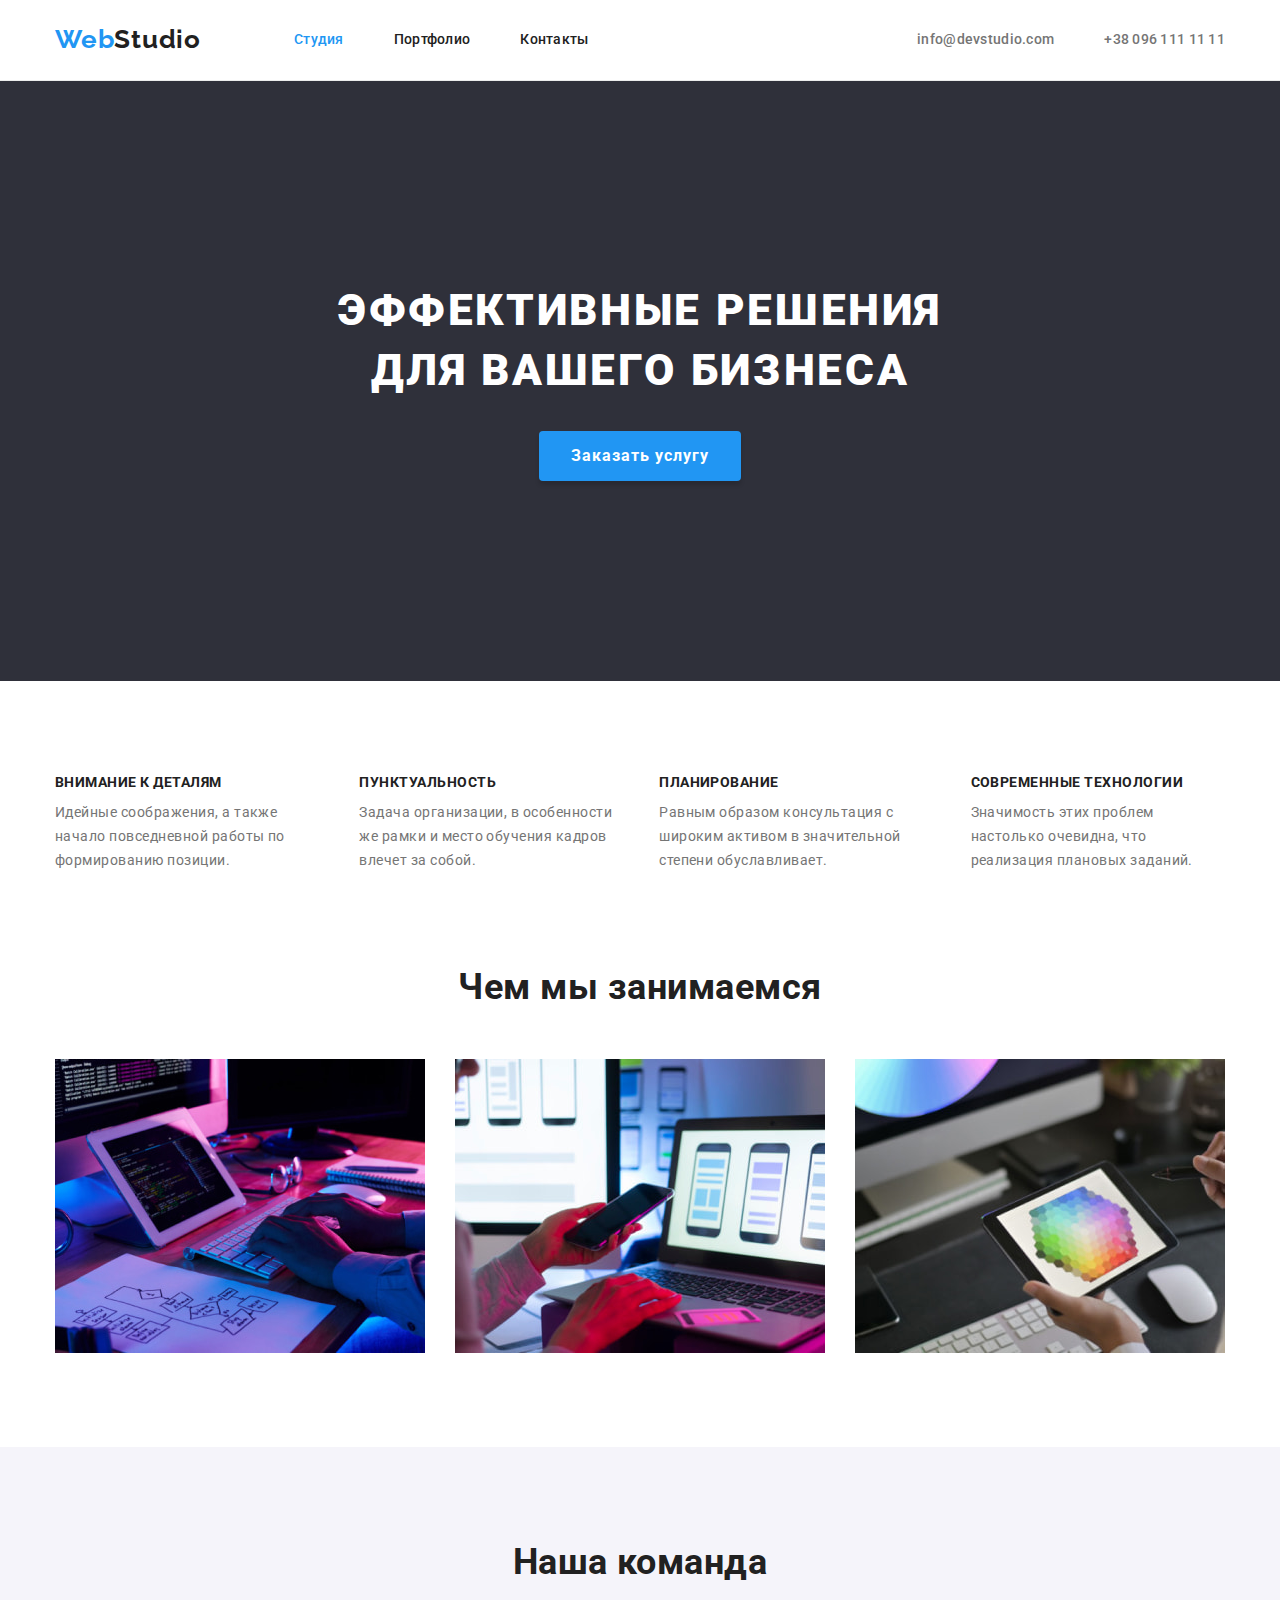
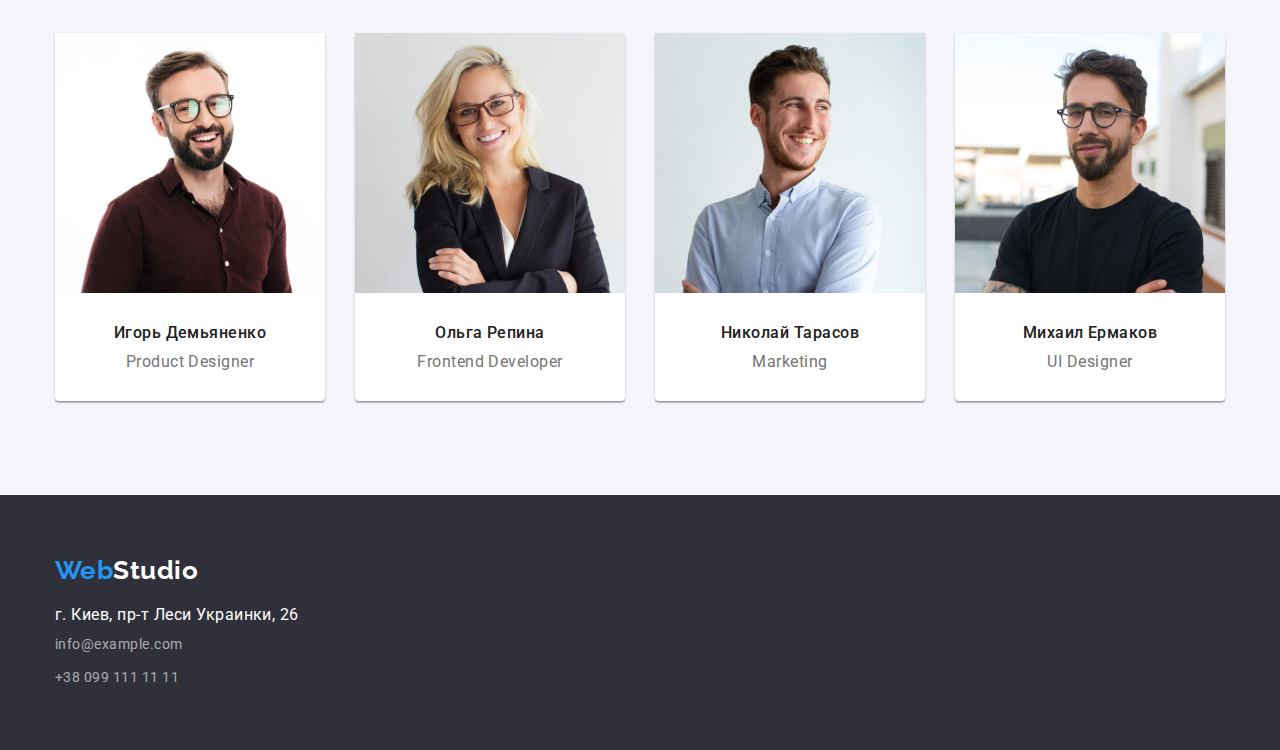
<file: index.html>
<!DOCTYPE html>
<html lang="ru">
  <head>
    <meta charset="UTF-8" />
    <meta http-equiv="X-UA-Compatible" content="IE=edge" />
    <meta name="viewport" content="width=device-width, initial-scale=1.0" />
    <title>Studio</title>
    <link rel="preconnect" href="https://fonts.googleapis.com" />
    <link rel="preconnect" href="https://fonts.gstatic.com" crossorigin />
    <link
      href="https://fonts.googleapis.com/css2?family=Raleway:wght@700&family=Roboto:wght@400;500;700;900&display=swap"
      rel="stylesheet"
    />
    <link
      rel="stylesheet"
      href="https://cdnjs.cloudflare.com/ajax/libs/modern-normalize/1.1.0/modern-normalize.min.css"
    />
    <link rel="stylesheet" href="./css/style.css" />
  </head>
  <body>
    <header class="header">
      <div class="container container-header">
        <nav class="site-nav-list">
          <a href="./" class="logo"><span>Web</span>Studio</a>
          <ul class="nav">
            <li class="item nav-item"><a href="./" class="nav-link current">Студия</a></li>
            <li class="item nav-item"><a href="./portfolio.html" class="nav-link">Портфолио</a></li>
            <li class="item nav-item"><a href="./" class="nav-link">Контакты</a></li>
          </ul>
        </nav>
        <ul class="auth-nav">
          <li class="item auth-nav-item">
            <a href="mailto:info@devstudio.com" class="auth-nav-link">info@devstudio.com</a>
          </li>
          <li class="item auth-nav-item">
            <a href="tel:+380961111111" class="auth-nav-link">+38 096 111 11 11</a>
          </li>
        </ul>
      </div>
    </header>
    <main>
      <!-- Hero section -->
      <section class="hero">
        <div class="container">
          <h1 class="hero-tittle">
            Эффективные решения <br />
            для вашего бизнеса
          </h1>
          <button type="button" class="hero-btn">Заказать услугу</button>
        </div>
      </section>

      <!-- Particular section -->
      <section class="section particular">
        <div class="container particular-container">
          <h2 class="section-tittle visually-hidden">Особенности</h2>
          <ul class="particular-list">
            <li class="item particular-item">
              <h3 class="particular-tittle">Внимание к деталям</h3>
              <p class="particular-text">
                Идейные соображения, а также начало повседневной работы по формированию позиции.
              </p>
            </li>
            <li class="item particular-item">
              <h3 class="particular-tittle">Пунктуальность</h3>
              <p class="particular-text">
                Задача организации, в особенности же рамки и место обучения кадров влечет за собой.
              </p>
            </li>
            <li class="item particular-item">
              <h3 class="particular-tittle">Планирование</h3>
              <p class="particular-text">
                Равным образом консультация с широким активом в значительной степени обуславливает.
              </p>
            </li>
            <li class="item particular-item">
              <h3 class="particular-tittle">Современные технологии</h3>
              <p class="particular-text">
                Значимость этих проблем настолько очевидна, что реализация плановых заданий.
              </p>
            </li>
          </ul>
        </div>
      </section>

      <!-- Works-section -->
      <section class="section work">
        <div class="container work-container">
          <h2 class="section-tittle">Чем мы занимаемся</h2>
          <ul class="works-list">
            <li class="item work-item">
              <img
                src="./images/box1.jpg"
                alt="Планшет с набранным кодом"
                width="370"
                class="works-img"
              />
            </li>
            <li class="item work-item">
              <img
                src="./images/box2.jpg"
                alt="Ноутбук с дизайном приложения"
                width="370"
                class="works-img"
              />
            </li>
            <li class="item work-item">
              <img
                src="./images/box3.jpg"
                alt="Планшет с палитрой цветов"
                width="370"
                class="works-img"
              />
            </li>
          </ul>
        </div>
      </section>

      <!-- Command section -->
      <section class="section command">
        <div class="container">
          <h2 class="section-tittle">Наша команда</h2>
          <ul class="command-list">
            <li class="item command-card">
              <img src="./images/team-card-1.jpg" alt="Портрет" width="270" class="command-jpg" />
              <div class="command-card-tittle">
                <h3 class="command-tittle">Игорь Демьяненко</h3>
                <p class="command-text">Product Designer</p>
              </div>
            </li>

            <li class="item command-card">
              <img src="./images/team-card-2.jpg" alt="Портрет" width="270" class="command-jpg" />
              <div class="command-card-tittle">
                <h3 class="command-tittle">Ольга Репина</h3>
                <p class="command-text">Frontend Developer</p>
              </div>
            </li>
            <li class="item command-card">
              <img src="./images/team-card-3.jpg" alt="Портрет" width="270" class="command-jpg" />
              <div class="command-card-tittle">
                <h3 class="command-tittle">Николай Тарасов</h3>
                <p class="command-text">Marketing</p>
              </div>
            </li>
            <li class="item command-card">
              <img src="./images/team-card-4.jpg" alt="Портрет" width="270" class="command-jpg" />
              <div class="command-card-tittle">
                <h3 class="command-tittle">Михаил Ермаков</h3>
                <p class="command-text">UI Designer</p>
              </div>
            </li>
          </ul>
        </div>
      </section>
    </main>
    <footer class="footer">
      <div class="container">
        <a href="./" class="logo-footer"><span>Web</span>Studio</a>
        <address>
          <ul class="address-list">
            <li class="item adress-list-item">
              <a href="https://goo.gl/maps/uek1uiBaMwYKSRGh7" class="link address"
                >г. Киев, пр-т Леси Украинки, 26</a
              >
            </li>
            <li class="item adress-list-item">
              <a href="mailto:info@example.com" class="link mail">info@example.com</a>
            </li>
            <li class="item adress-list-item">
              <a href="tel:+380991111111" class="link tel">+38 099 111 11 11</a>
            </li>
          </ul>
        </address>
      </div>
    </footer>
  </body>
</html>
</file>
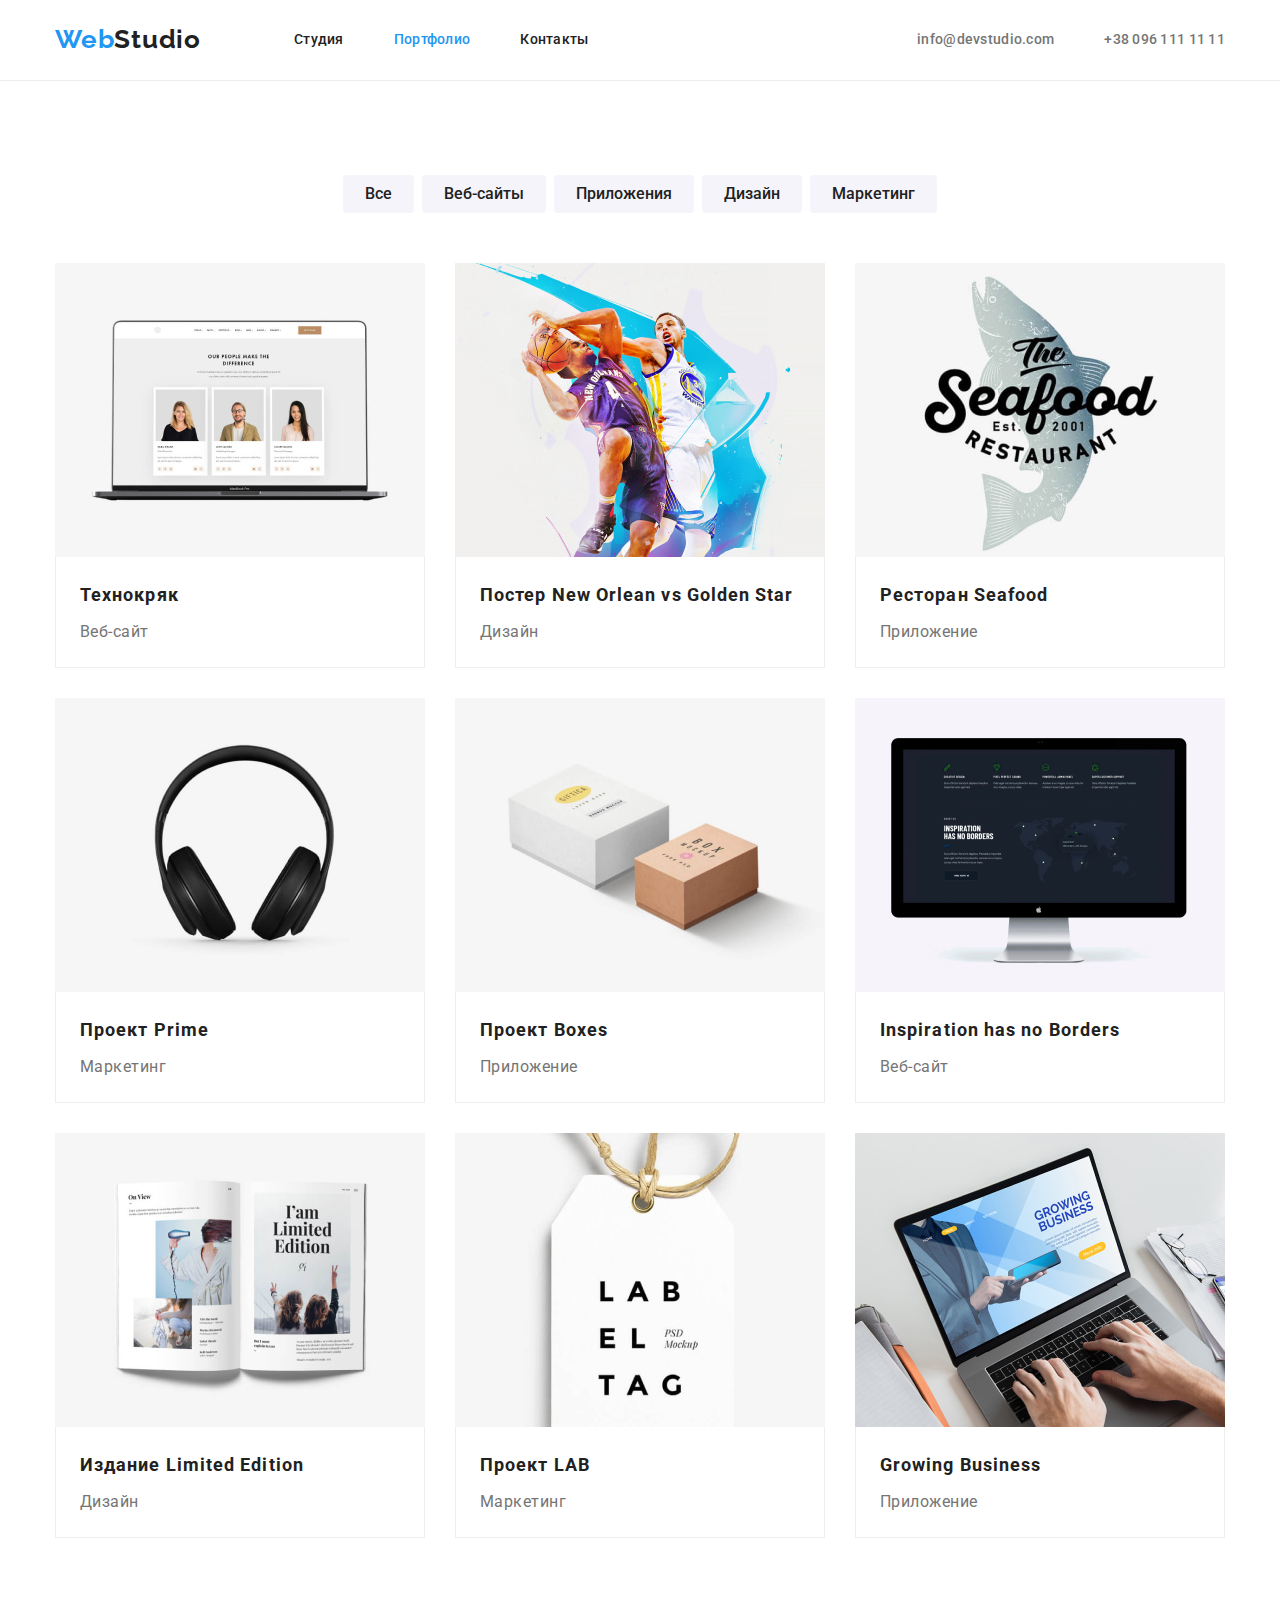
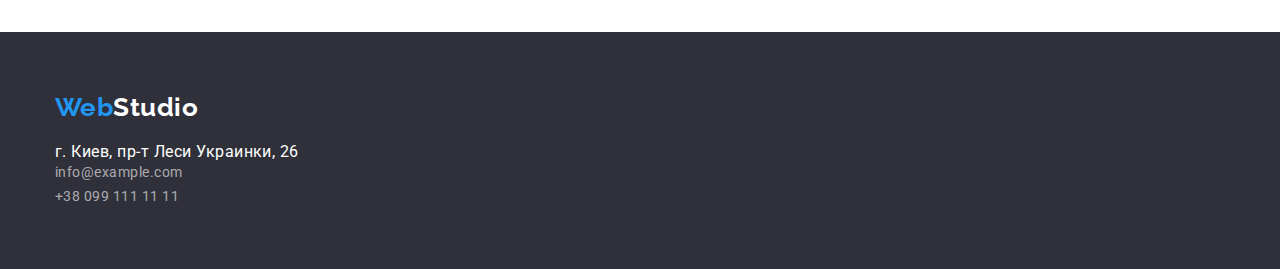
<file: portfolio.html>
<!DOCTYPE html>
<html lang="en">
  <head>
    <meta charset="UTF-8" />
    <meta http-equiv="X-UA-Compatible" content="IE=edge" />
    <meta name="viewport" content="width=device-width, initial-scale=1.0" />
    <title>Portfolio</title>
    <link rel="preconnect" href="https://fonts.googleapis.com" />
    <link rel="preconnect" href="https://fonts.gstatic.com" crossorigin />
    <link
      href="https://fonts.googleapis.com/css2?family=Raleway:wght@700&family=Roboto:wght@400;500;700;900&display=swap"
      rel="stylesheet"
    />
    <link
      rel="stylesheet"
      href="https://cdnjs.cloudflare.com/ajax/libs/modern-normalize/1.1.0/modern-normalize.min.css"
    />
    <link rel="stylesheet" href="./css/style.css" />
  </head>
  <body>
    <header class="header">
      <div class="container container-header">
        <nav class="site-nav-list">
          <a href="./" class="logo"><span>Web</span>Studio</a>
          <ul class="nav">
            <li class="item nav-item"><a href="./" class="nav-link">Студия</a></li>
            <li class="item nav-item">
              <a href="./portfolio.html" class="nav-link current">Портфолио</a>
            </li>
            <li class="item nav-item"><a href="./" class="nav-link">Контакты</a></li>
          </ul>
        </nav>
        <ul class="auth-nav">
          <li class="item auth-nav-item">
            <a href="mailto:info@devstudio.com" class="auth-nav-link">info@devstudio.com</a>
          </li>
          <li class="item auth-nav-item">
            <a href="tel:+380961111111" class="auth-nav-link">+38 096 111 11 11</a>
          </li>
        </ul>
      </div>
    </header>
    <main>
      <section class="section portfolio">
        <div class="container">
          <h1 class="portfolio-tittle visually-hidden">Portfolio</h1>
          <ul class="filtr">
            <li class="item filtr-item"><button type="button" class="filtr-btn">Все</button></li>
            <li class="item filtr-item">
              <button type="button" class="filtr-btn">Веб-сайты</button>
            </li>
            <li class="item filtr-item">
              <button type="button" class="filtr-btn">Приложения</button>
            </li>
            <li class="item filtr-item">
              <button type="button" class="filtr-btn">Дизайн</button>
            </li>
            <li class="item filtr-item">
              <button type="button" class="filtr-btn">Маркетинг</button>
            </li>
          </ul>
          <ul class="projects">
            <li class="item projects-card">
              <article">
                <img
                  src="./images/project-1.jpg"
                  alt="Скриншот сайта"
                  width="370"
                  class="project-img"
                />
                <div class="card-tittle">
                  <h2 class="projects-tittle">Технокряк</h2>
                  <p class="projects-text">Веб-сайт</p>
                </div>
              </article>
            </li>
            <li class="item projects-card">
              <article>
                <img
                  src="./images/project-2.jpg"
                  alt="Постер баскетболисты"
                  width="370"
                  class="project-img"
                />
                <div class="card-tittle">
                  <h2 class="projects-tittle">Постер New Orlean vs Golden Star</h2>
                  <p class="projects-text">Дизайн</p>
                </div>
              </article>
            </li>
            <li class="item projects-card">
              <article>
                <img
                  src="./images/project-3.jpg"
                  alt="Логотип ресторана"
                  width="370"
                  class="project-img"
                />
                <div class="card-tittle">
                  <h2 class="projects-tittle">Ресторан Seafood</h2>
                  <p class="projects-text">Приложение</p>
                </div>
              </article>
            </li>
            <li class="item projects-card">
              <article>
                <img src="./images/project-4.jpg" alt="Наушники" width="370" class="project-img" />
                <div class="card-tittle">
                  <h2 class="projects-tittle">Проект Prime</h2>
                  <p class="projects-text">Маркетинг</p>
                </div>
              </article>
            </li>
            <li class="item projects-card">
              <article>
                <img src="./images/project-5.jpg" alt="Коробки" width="370" class="project-img" />
                <div class="card-tittle">
                  <h2 class="projects-tittle">Проект Boxes</h2>
                  <p class="projects-text">Приложение</p>
                </div>
              </article>
            </li>
            <li class="item projects-card">
              <article>
                <img
                  src="./images/project-6.jpg"
                  alt="Скриншот сайта"
                  width="370"
                  class="project-img"
                />
                <div class="card-tittle">
                  <h2 class="projects-tittle">Inspiration has no Borders</h2>
                  <p class="projects-text">Веб-сайт</p>
                </div>
              </article>
            </li>
            <li class="item projects-card">
              <article>
                <img src="./images/project-7.jpg" alt="Брошюра" width="370" class="project-img" />
                <div class="card-tittle">
                  <h2 class="projects-tittle">Издание Limited Edition</h2>
                  <p class="projects-text">Дизайн</p>
                </div>
              </article>
            </li>
            <li class="item projects-card">
              <article>
                <img src="./images/project-8.jpg" alt="Бирка" width="370" class="project-img" />
                <div class="card-tittle">
                  <h2 class="projects-tittle">Проект LAB</h2>
                  <p class="projects-text">Маркетинг</p>
                </div>
              </article>
            </li>
            <li class="item projects-card">
              <article>
                <img src="./images/project-9.jpg" alt="Ноутбук" width="370" class="project-img" />
                <div class="card-tittle">
                  <h2 class="projects-tittle">Growing Business</h2>
                  <p class="projects-text">Приложение</p>
                </div>
              </article>
            </li>
          </ul>
        </div>
      </section>
    </main>
    <footer class="footer">
      <div class="container container-footer">
        <a href="./" class="logo-footer"><span>Web</span>Studio</a>
        <address>
          <ul class="address-list">
            <li class="item">
              <a href="https://goo.gl/maps/uek1uiBaMwYKSRGh7" class="link address"
                >г. Киев, пр-т Леси Украинки, 26</a
              >
            </li>
            <li class="item">
              <a href="mailto:info@example.com" class="link mail">info@example.com</a>
            </li>
            <li class="item">
              <a href="tel:+380991111111" class="link tel">+38 099 111 11 11</a>
            </li>
          </ul>
        </address>
      </div>
    </footer>
  </body>
</html>
</file>
<file: css/style.css>
/* Палитра цветов 
    основной цвет фона  #FFFFFF
    доп цвет фона #F5F4FA;

    основной цвет текста #212121
    доп цвет текста #757575
    белый текст #FFFFFF

    акцентный цвет #2196F3

    цвет футер #2F303A;
*/

/* Fonts
logo : Raleway Weight  700 
header: Roboto Weight 500
hero: Roboto Weight 900
hero-btn^ Roboto Weight 700
h2,  Roboto Weight 700
text Roboto Weight 400
h3 Roboto Weight 500
footer adress Roboto Weight 400
portfolio-btn Roboto Weight 500

*/

:root {
  --text-color: #212121;
  --text-color-add: #757575;
  --accent-color: #2196f3;
  --primary-white-color: #ffffff;
  --secondary-background-color: #f5f4fa;
  --background-color-add: #2f303a;
  --project-card-gap: 30px;
}

body {
  background-color: var(--primary-white-color);
  font-family: 'Roboto', sans-serif;
  letter-spacing: 0.03em;
}

.item {
  list-style: none;
  padding: 0;
  margin: 0;
}
.link {
  text-decoration: none;
  font-style: normal;
}

h1,
h2,
h3,
h4,
h5,
h6,
p,
ul {
  margin-top: 0;
  margin-bottom: 0;
  padding-left: 0;
  padding-right: 0;
}

img {
  display: block;
  max-width: 100%;
  height: auto;
}

.container {
  width: 1200px;
  padding-left: 15px;
  padding-right: 15px;
  margin-left: auto;
  margin-right: auto;
}

.visually-hidden {
  position: absolute;
  clip: rect(0 0 0 0);
  width: 1px;
  height: 1px;
  margin: -1px;
}

/* Header */

.header {
  border-bottom: 1px solid #ececec;
  padding-top: 24px;
  padding-bottom: 25px;
}
.container-header {
  display: flex;
  align-items: center;
}

.logo {
  font-family: 'Raleway', sans-serif;
  letter-spacing: 0.03em;
  font-weight: 700;
  font-size: 26px;
  line-height: 1.19;
  text-decoration: none;
  color: var(--text-color);
  margin-right: 93px;
}

.logo span {
  color: var(--accent-color);
}
.site-nav-list {
  display: flex;
  align-items: center;
}
.nav {
  display: flex;
}

.nav-item:not(:last-child) {
  margin-right: 50px;
}

.nav-link,
.auth-nav-link {
  font-weight: 500;
  font-size: 14px;
  line-height: 1.14;
  letter-spacing: 0.02em;
  text-decoration: none;
  color: var(--text-color);
}
.nav-link:hover,
.nav-link:focus {
  color: var(--accent-color);
}
.nav .nav-link.current {
  color: var(--accent-color);
}
.auth-nav {
  display: flex;
  margin-left: auto;
}

.auth-nav-item:not(:first-child) {
  margin-left: 50px;
}

.auth-nav-link {
  color: var(--text-color-add);
}

.auth-nav-link:hover,
.auth-nav-link:focus {
  color: var(--accent-color);
}
/* body */
/* Hero section */
.hero {
  background-color: var(--background-color-add);
  text-align: center;
  padding-top: 200px;
  padding-bottom: 200px;
}
.hero-tittle {
  margin-bottom: 30px;
  font-weight: 900;
  font-size: 44px;
  line-height: 1.36;
  letter-spacing: 0.06em;
  text-transform: uppercase;
  color: var(--primary-white-color);
}

.hero-btn {
  font-family: inherit;
  font-weight: 700;
  font-size: 16px;
  line-height: 1.88;
  letter-spacing: 0.06em;
  display: inline-block;
  color: var(--primary-white-color);
  background-color: var(--accent-color);
  border: none;
  min-width: 200px;
  border-radius: 4px;
  box-shadow: 0px 4px 4px rgba(0, 0, 0, 0.15);
  cursor: pointer;
  padding: 10px 32px;
}

.hero-btn:hover,
.hero-btn:focus {
  background-color: #188ce8;
}
/* Particular section */
.section {
  padding-top: 94px;
  padding-bottom: 94px;
}

.particular {
  padding-bottom: 0;
}
.particular-list {
  display: flex;
}
.particular-item {
  margin-right: 30px;
}

.particular-item:last-child {
  margin-right: 0;
}

.section-tittle {
  font-weight: 700;
  font-size: 36px;
  line-height: 1.17;
  text-align: center;
  color: var(--text-color);
  margin-bottom: 50px;
}

.particular-tittle {
  font-weight: 700;
  font-size: 14px;
  line-height: 1.14;
  text-transform: uppercase;
  color: var(--text-color);
  margin-bottom: 10px;
}

.particular-text {
  font-size: 14px;
  line-height: 1.71;
  color: var(--text-color-add);
}

/* Works-section */
.works-list {
  display: flex;
  justify-content: center;
}

.work-item:not(:last-child) {
  margin-right: 30px;
}

/* Command section */
.command {
  background-color: var(--secondary-background-color);
}

.command-list {
  display: flex;
}

.command-card {
  background-color: var(--primary-white-color);
  border-radius: 0px 0px 4px 4px;
  box-shadow: 0px 1px 3px rgba(0, 0, 0, 0.12), 0px 1px 1px rgba(0, 0, 0, 0.14),
    0px 2px 1px rgba(0, 0, 0, 0.2);
  text-align: center;
  margin-right: 30px;
}

.command-card:last-child {
  margin-right: 0;
}

.command-card-tittle {
  margin: 30px 0;
}

.command-tittle {
  font-weight: 500;
  font-size: 16px;
  line-height: 1.19;
  color: var(--text-color);
  margin-bottom: 10px;
}
.command-text {
  font-size: 16px;
  line-height: 1.19;
  color: var(--text-color-add);
}

/* Footer */

.footer {
  background-color: var(--background-color-add);
  padding-top: 60px;
  padding-bottom: 60px;
}

.logo-footer {
  display: inline-block;
  margin-bottom: 20px;
  font-family: Raleway;
  font-weight: 700;
  font-size: 26px;
  line-height: 1.19;
  text-decoration: none;
  color: var(--primary-white-color);
}

.logo-footer span {
  color: var(--accent-color);
}

.adress-list-item:not(:last-child) {
  margin-bottom: 9px;
}
.footer .address {
  color: var(--primary-white-color);
}

.footer .mail,
.footer .tel {
  font-size: 14px;
  line-height: 1.71;
  color: rgba(255, 255, 255, 0.6);
}

/* Portfolio */

/* Filtr */
.filtr {
  display: flex;
  justify-content: center;
  margin-bottom: 50px;
}
.filtr-item {
  margin-right: 8px;
}

.filtr-item:last-child {
  margin-right: 0;
}

.filtr-btn {
  font-family: Roboto;
  font-weight: 500;
  font-size: 16px;
  line-height: 1.62;
  text-align: center;
  background-color: var(--secondary-background-color);
  border: none;
  border-radius: 4px;
  color: var(--text-color);
  padding: 6px 22px;
}

.filtr-btn:hover,
.filtr-btn:focus {
  background-color: var(--accent-color);
  color: var(--primary-white-color);
  box-shadow: 0px 3px 1px rgba(0, 0, 0, 0.1), 0px 1px 2px rgba(0, 0, 0, 0.08),
    0px 2px 2px rgba(0, 0, 0, 0.12);
  cursor: pointer;
}

/* Projects */
.projects {
  display: flex;
  flex-wrap: wrap;
  margin-top: calc(-1 * var(--project-card-gap));
  margin-left: calc(-1 * var(--project-card-gap));
}
.projects-card {
  background-color: var(--primary-white-color);
  margin-left: var(--project-card-gap);
  margin-top: var(--project-card-gap);
}

.card-tittle {
  padding: 20px 24px;
  border: 1px solid #eeeeee;
  border-top: none;
}

.projects-tittle {
  font-weight: 700;
  font-size: 18px;
  line-height: 2;
  letter-spacing: 0.06em;
  color: var(--text-color);
  margin-bottom: 4px;
}

.projects-text {
  font-size: 16px;
  line-height: 1.88;
  color: var(--text-color-add);
}
</file>
